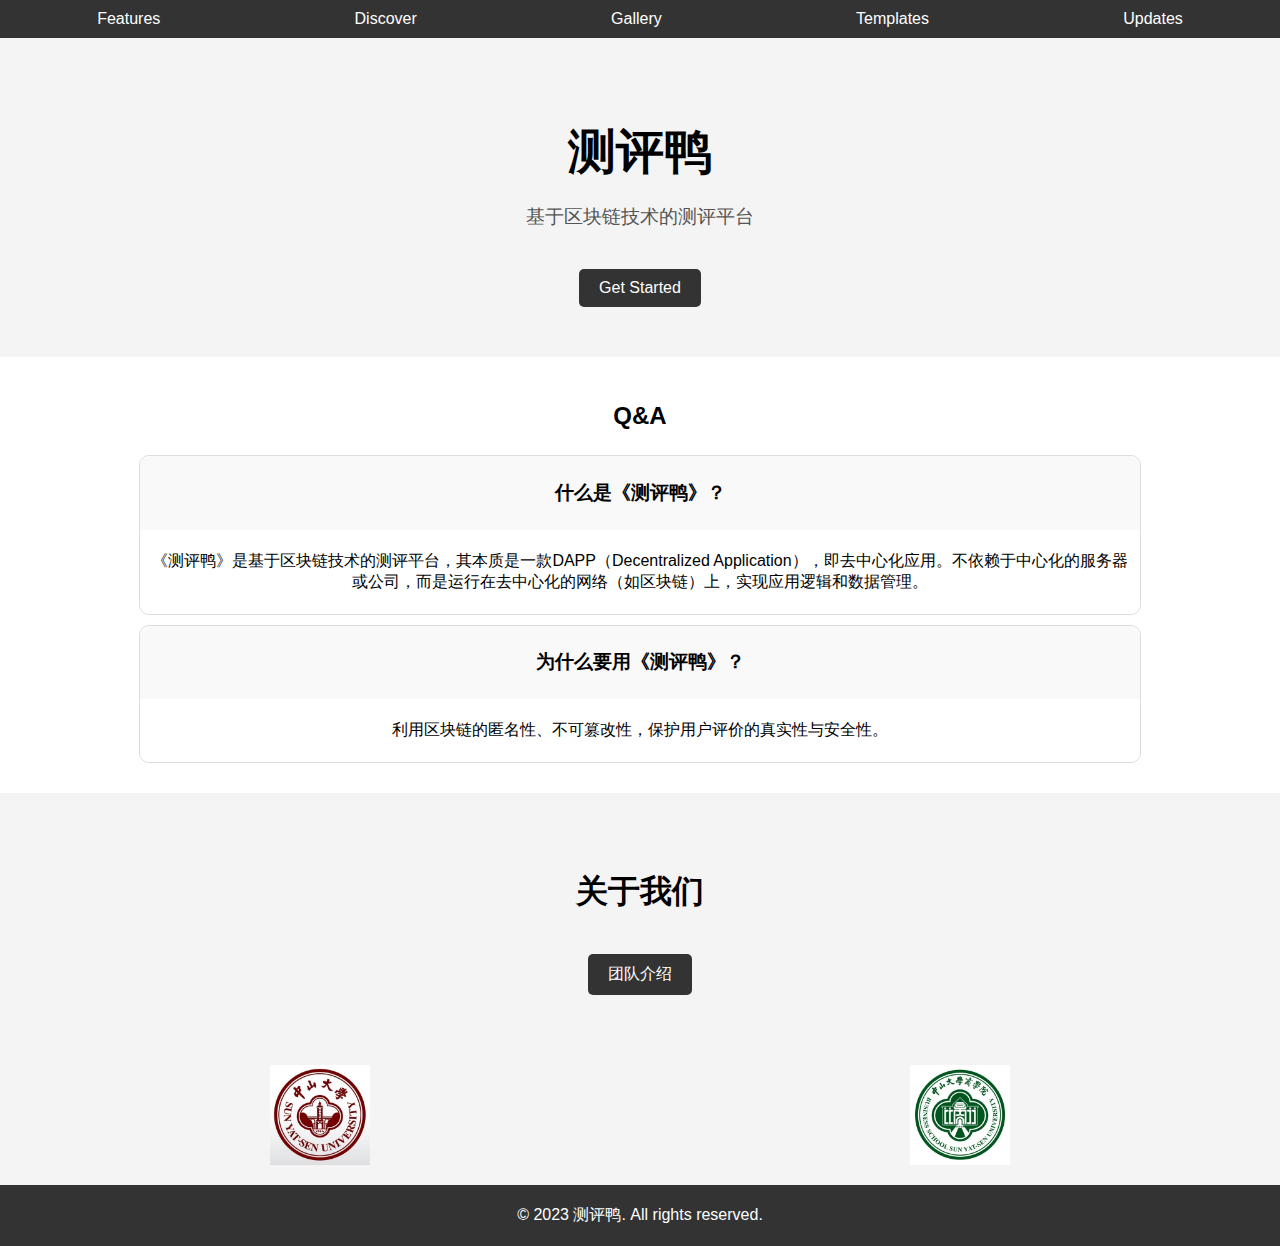
<file: index.html>
<!DOCTYPE html>
<html lang="zh">
<head>
    <meta charset="UTF-8">
    <meta name="viewport" content="width=device-width, initial-scale=1.0">
    <title>测评鸭</title>
    <link rel="stylesheet" href="styles.css">
</head>
<body>
    <nav>
        <ul>
            <li><a href="#features">Features</a></li>
            <li><a href="#discover">Discover</a></li>
            <li><a href="#gallery">Gallery</a></li>
            <li><a href="#templates">Templates</a></li>
            <li><a href="#updates">Updates</a></li>
        </ul>
    </nav>

    <header>
        <h1>测评鸭</h1>
        <p>基于区块链技术的测评平台</p>
        <a href="index2.html" class="get-started-btn">Get Started</a>
    </header>
    <section class="faq-section">
        <h2>Q&A</h2>
        <div class="faq-container">
            <div class="faq-item">
                <div class="faq-question">
                    <h3>什么是《测评鸭》？</h3>
                </div>
                <div class="faq-answer">
                    <p>《测评鸭》是基于区块链技术的测评平台，其本质是一款DAPP（Decentralized Application），即去中心化应用。不依赖于中心化的服务器或公司，而是运行在去中心化的网络（如区块链）上，实现应用逻辑和数据管理。</p>
                </div>
            </div>
            <div class="faq-item">
                <div class="faq-question">
                    <h3>为什么要用《测评鸭》？</h3>
                </div>
                <div class="faq-answer">
                    <p>利用区块链的匿名性、不可篡改性，保护用户评价的真实性与安全性。</p>
                </div>
            </div>
        </div>
    </section>

    <section class="signup-section">
        <h2>关于我们</h2>
        <a href="group.html" class="get-started-btn">团队介绍</a>
    </section>

    <section class="logos">
        <img src="logo1.png" alt="Logo 1">
        <img src="logo2.png" alt="Logo 2">
    </section>

    <footer>
        <p>&copy; 2023 测评鸭. All rights reserved.</p>
    </footer>

</body>
</html>
</file>
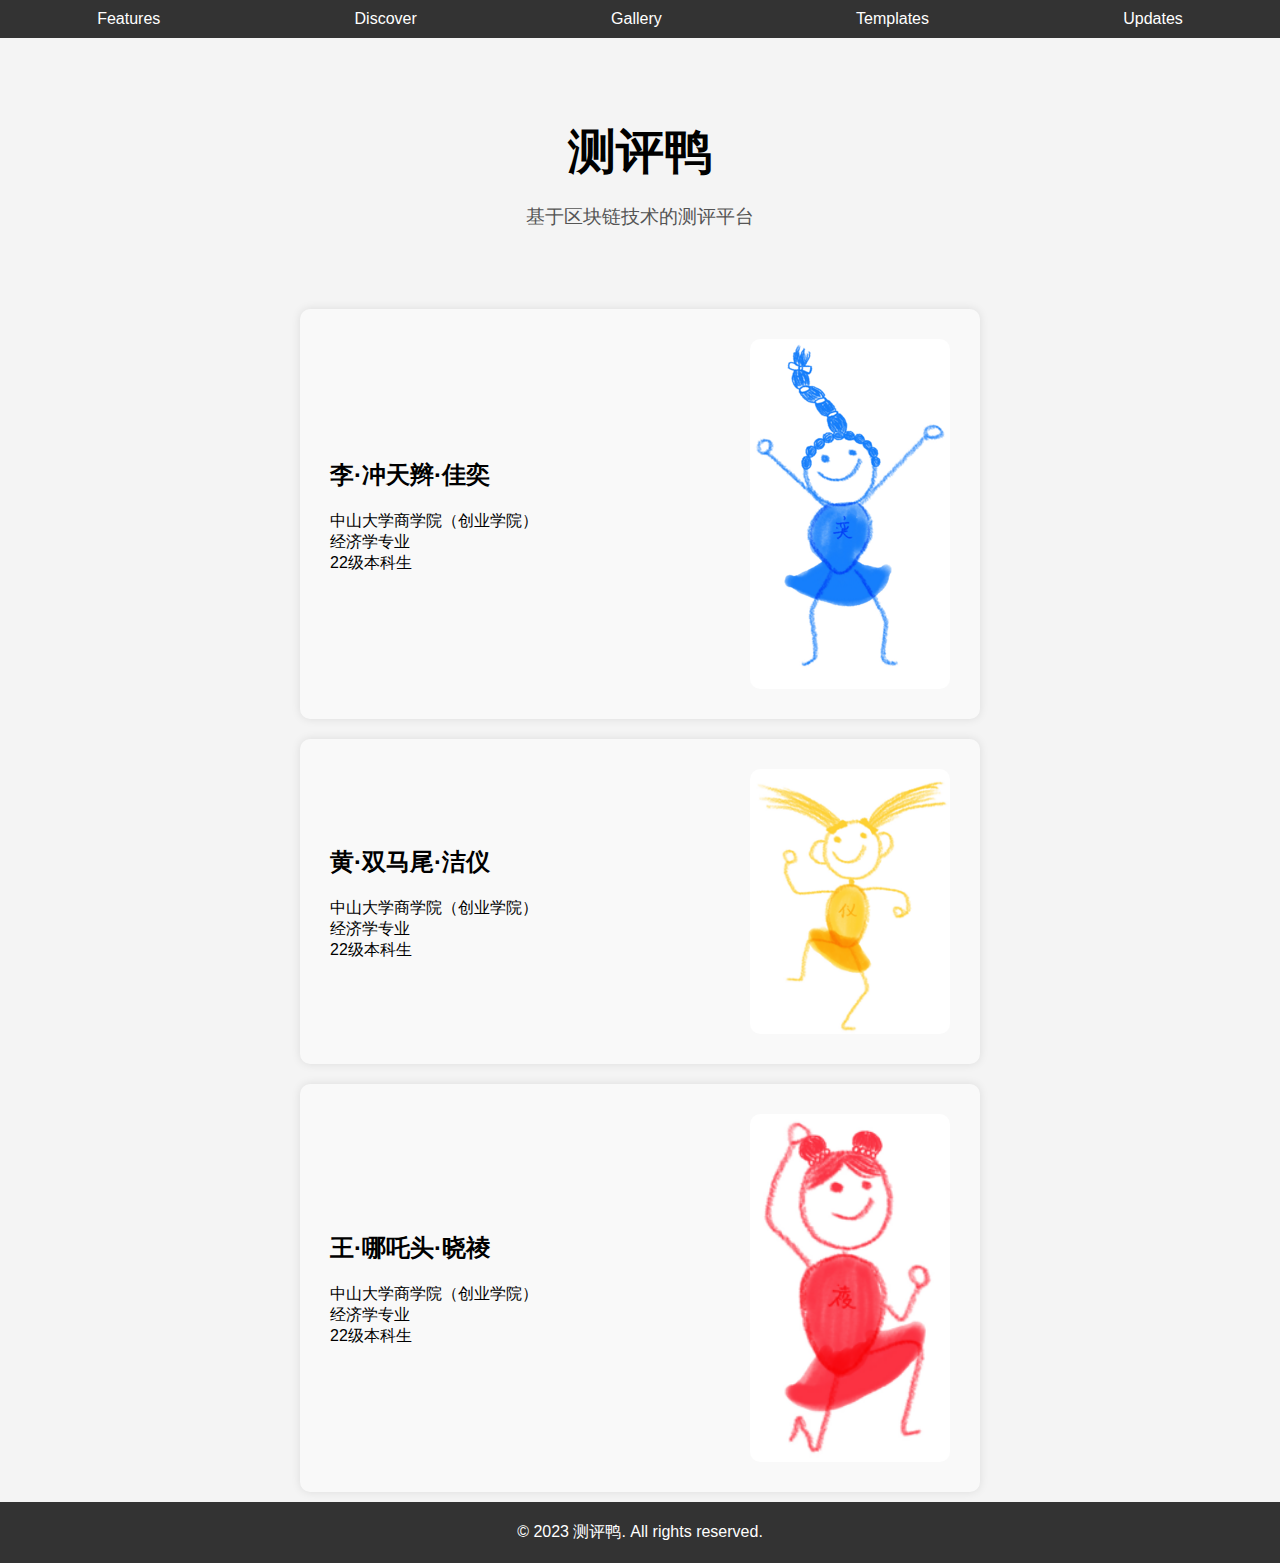
<file: group.html>
<!DOCTYPE html>
<html lang="zh">
<head>
    <meta charset="UTF-8">
    <meta name="viewport" content="width=device-width, initial-scale=1.0">
    <title>测评鸭</title>
    <link rel="stylesheet" href="styles.css">
</head>
<body>
    <nav>
        <ul>
            <li><a href="#features">Features</a></li>
            <li><a href="#discover">Discover</a></li>
            <li><a href="#gallery">Gallery</a></li>
            <li><a href="#templates">Templates</a></li>
            <li><a href="#updates">Updates</a></li>
        </ul>
    </nav>

    <header>
        <h1>测评鸭</h1>
        <p>基于区块链技术的测评平台</p>
    </header>

    <section class="first-section">
        <div class="first-box">
            <div class="first-content">
                <h2>李·冲天辫·佳奕</h2>
                <p>中山大学商学院（创业学院）<br>经济学专业<br>22级本科生</p>
            </div>
            <img src="jiayi.png" alt="Post Image" class="post-image">
        </div>
    </section>
    
    <section class="sec-section">
        <div class="sec-box">
            <div class="sec-content">
                <h2>黄·双马尾·洁仪</h2>
                <p>中山大学商学院（创业学院）<br>经济学专业<br>22级本科生</p>
            </div>
            <img src="jieyi.png" alt="Community Image" class="community-image">
        </div>
    </section>

    <section class="third-section">
        <div class="third-box">
            <div class="third-content">
                <h2>王·哪吒头·晓祾</h2>
                <p>中山大学商学院（创业学院）<br>经济学专业<br>22级本科生</p>
            </div>
            <img src="xiaoling.png" alt="Post Image" class="post-image">
        </div>
    </section>

    <footer>
        <p>&copy; 2023 测评鸭. All rights reserved.</p>
    </footer>

</body>
</html>
</file>
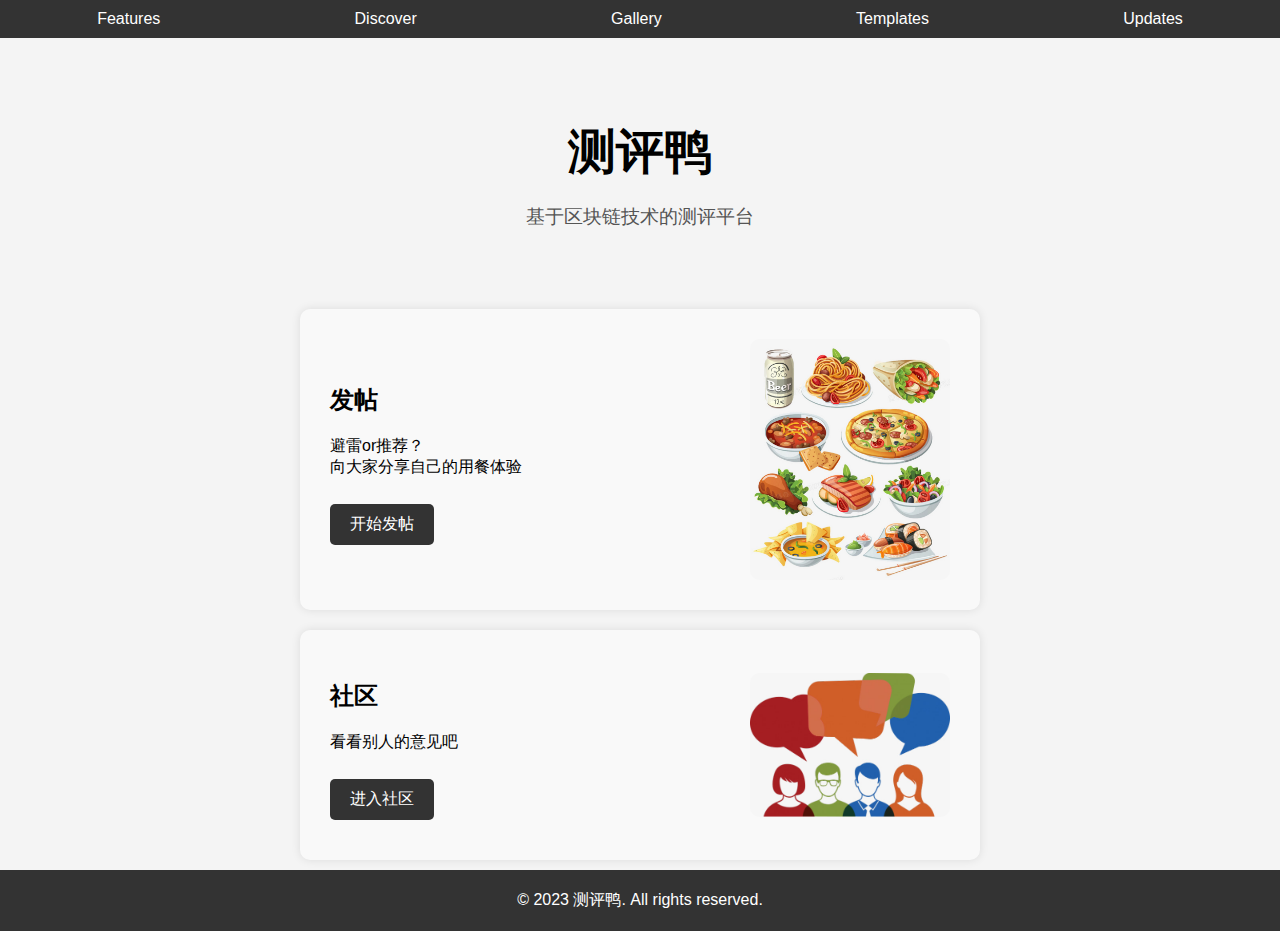
<file: index2.html>
<!DOCTYPE html>
<html lang="zh">
<head>
    <meta charset="UTF-8">
    <meta name="viewport" content="width=device-width, initial-scale=1.0">
    <title>测评鸭</title>
    <link rel="stylesheet" href="styles.css">
</head>
<body>
    <nav>
        <ul>
            <li><a href="#features">Features</a></li>
            <li><a href="#discover">Discover</a></li>
            <li><a href="#gallery">Gallery</a></li>
            <li><a href="#templates">Templates</a></li>
            <li><a href="#updates">Updates</a></li>
        </ul>
    </nav>

    <header>
        <h1>测评鸭</h1>
        <p>基于区块链技术的测评平台</p>
    </header>

    <section class="post-section">
        <div class="post-box">
            <div class="post-content">
                <h2>发帖</h2>
                <p>避雷or推荐？<br>向大家分享自己的用餐体验</p>
                <a href="post.html" class="post-btn">开始发帖</a>
            </div>
            <img src="post-image.png" alt="Post Image" class="post-image">
        </div>
    </section>
    
    <section class="community-section">
        <div class="community-box">
            <div class="community-content">
                <h2>社区</h2>
                <p>看看别人的意见吧</p>
                <a href="community.html" class="community-btn">进入社区</a>
            </div>
            <img src="community-image.jpg" alt="Community Image" class="community-image">
        </div>
    </section>

    <footer>
        <p>&copy; 2023 测评鸭. All rights reserved.</p>
    </footer>

</body>
</html>
</file>
<file: styles.css>
body {
    font-family: Arial, sans-serif;
    margin: 0;
    padding: 0;
    background-color: #f4f4f4;
}

nav {
    background-color: #333;
    padding: 10px 0;
}

nav ul {
    list-style-type: none;
    padding: 0;
    margin: 0;
    display: flex;
    justify-content: space-around;
}

nav ul li {
    margin: 0 15px;
}

nav ul li a {
    color: #fff;
    text-decoration: none;
}

header {
    text-align: center;
    padding: 50px 0;
    background-color: #f4f4f4ff;
}

header h1 {
    font-size: 3em;
    margin-bottom: 20px;
}

header p {
    font-size: 1.2em;
    color: #555;
}

.get-started-btn {
    display: inline-block;
    padding: 10px 20px;
    background-color: #333;
    color: #fff;
    text-decoration: none;
    border-radius: 5px;
    margin-top: 20px;
}

.get-started-btn {
    display: inline-block;
    padding: 10px 20px;
    background-color: #333;
    color: #fff;
    text-decoration: none;
    border-radius: 5px;
    margin-top: 20px;
}

.logos {
    display: flex;
    justify-content: space-around;
    padding: 20px 0;
}

.logos img {
    width: 100px;
    height: 100px;
}

.post-section, .community-section,.first-section,.sec-section,.third-section {
    padding: 10px 300px 10px 300px;
}

.post-box, .community-box,.first-box,.sec-box,.third-box {
    background-color: #f9f9f9;
    padding: 30px;
    border-radius: 10px;
    box-shadow: 0 0 10px rgba(0, 0, 0, 0.1);
    display: flex;
    align-items: center;
}

.post-content, .community-content,.first-content,.sec-content,.third-content {
    flex: 1;
    margin-right: 20px;
}

.post-btn, .community-btn {
    display: inline-block;
    padding: 10px 20px;
    background-color: #333;
    color: #fff;
    text-decoration: none;
    border-radius: 5px;
    margin: 10px 0;
}

.post-image, .community-image {
    width: 200px; /* 调整图片宽度 */
    margin-left: 20px;
    border-radius: 10px;
}

.post-image img, .community-image img {
    width: 100%;
    height: auto;
    border-radius: 10px;
}

.faq-section {
    padding: 25px 0;
    text-align: center;
    background-color: #fff;
}

.faq-container {
    display: flex;
    flex-direction: column;
    align-items: center;
}

.faq-item {
    width: 100%;
    max-width: 1000px;
    margin: 5px 0;
    border: 1px solid #ddd;
    border-radius: 10px;
    overflow: hidden;
}

.faq-question {
    padding: 5px;
    background-color: #f9f9f9;
    cursor: pointer;
}

.faq-answer {
    padding: 5px;
    background-color: #fff;
}

.signup-section {
    padding: 50px 0;
    background-color: #f4f4f4;
    text-align: center;
}

.signup-section h2 {
    font-size: 2em;
    margin-bottom: 20px;
}

.signup-section .get-started-btn {
    margin-top: 20px;
}

footer {
    background-color: #333;
    color: #fff;
    text-align: center;
    padding: 20px 0;
}

footer p {
    margin: 0;
}

/* Animations */
.fade-in {
    opacity: 0;
    transform: translateY(50px);
    transition: opacity 0.5s ease, transform 0.5s ease;
}

.fade-in.show {
    opacity: 1;
    transform: translateY(0);
}

#faq, #signup {
    opacity: 0;
    transform: translateY(50px);
    transition: opacity 0.5s ease, transform 0.5s ease;
}

#faq.show, #signup.show {
    opacity: 1;
    transform: translateY(0);
}

/* 发帖表单 */
.post-form-section {
    padding: 50px 0;
    text-align: center;
}

.post-form-box {
    max-width: 800px;
    margin: 0 auto;
    background-color: #f9f9f9;
    padding: 40px;
    border-radius: 10px;
    box-shadow: 0 0 10px rgba(0, 0, 0, 0.1);
}

.post-form-box h2 {
    font-size: 2em;
    margin-bottom: 20px;
}

.post-form-box label {
    display: block;
    margin-top: 10px;
    font-weight: bold;
}

.post-form-box input[type="text"],
.post-form-box textarea,
.post-form-box input[type="file"] {
    width: 100%;
    padding: 10px;
    margin-top: 5px;
    border: 1px solid #ddd;
    border-radius: 5px;
}

.post-form-box .post-btn {
    display: inline-block;
    padding: 10px 20px;
    background-color: #333;
    color: #fff;
    text-decoration: none;
    border: none;
    border-radius: 5px;
    cursor: pointer;
    margin-top: 20px;
}

.post-form-box .post-btn:hover {
    background-color: #555;
}
</file>
